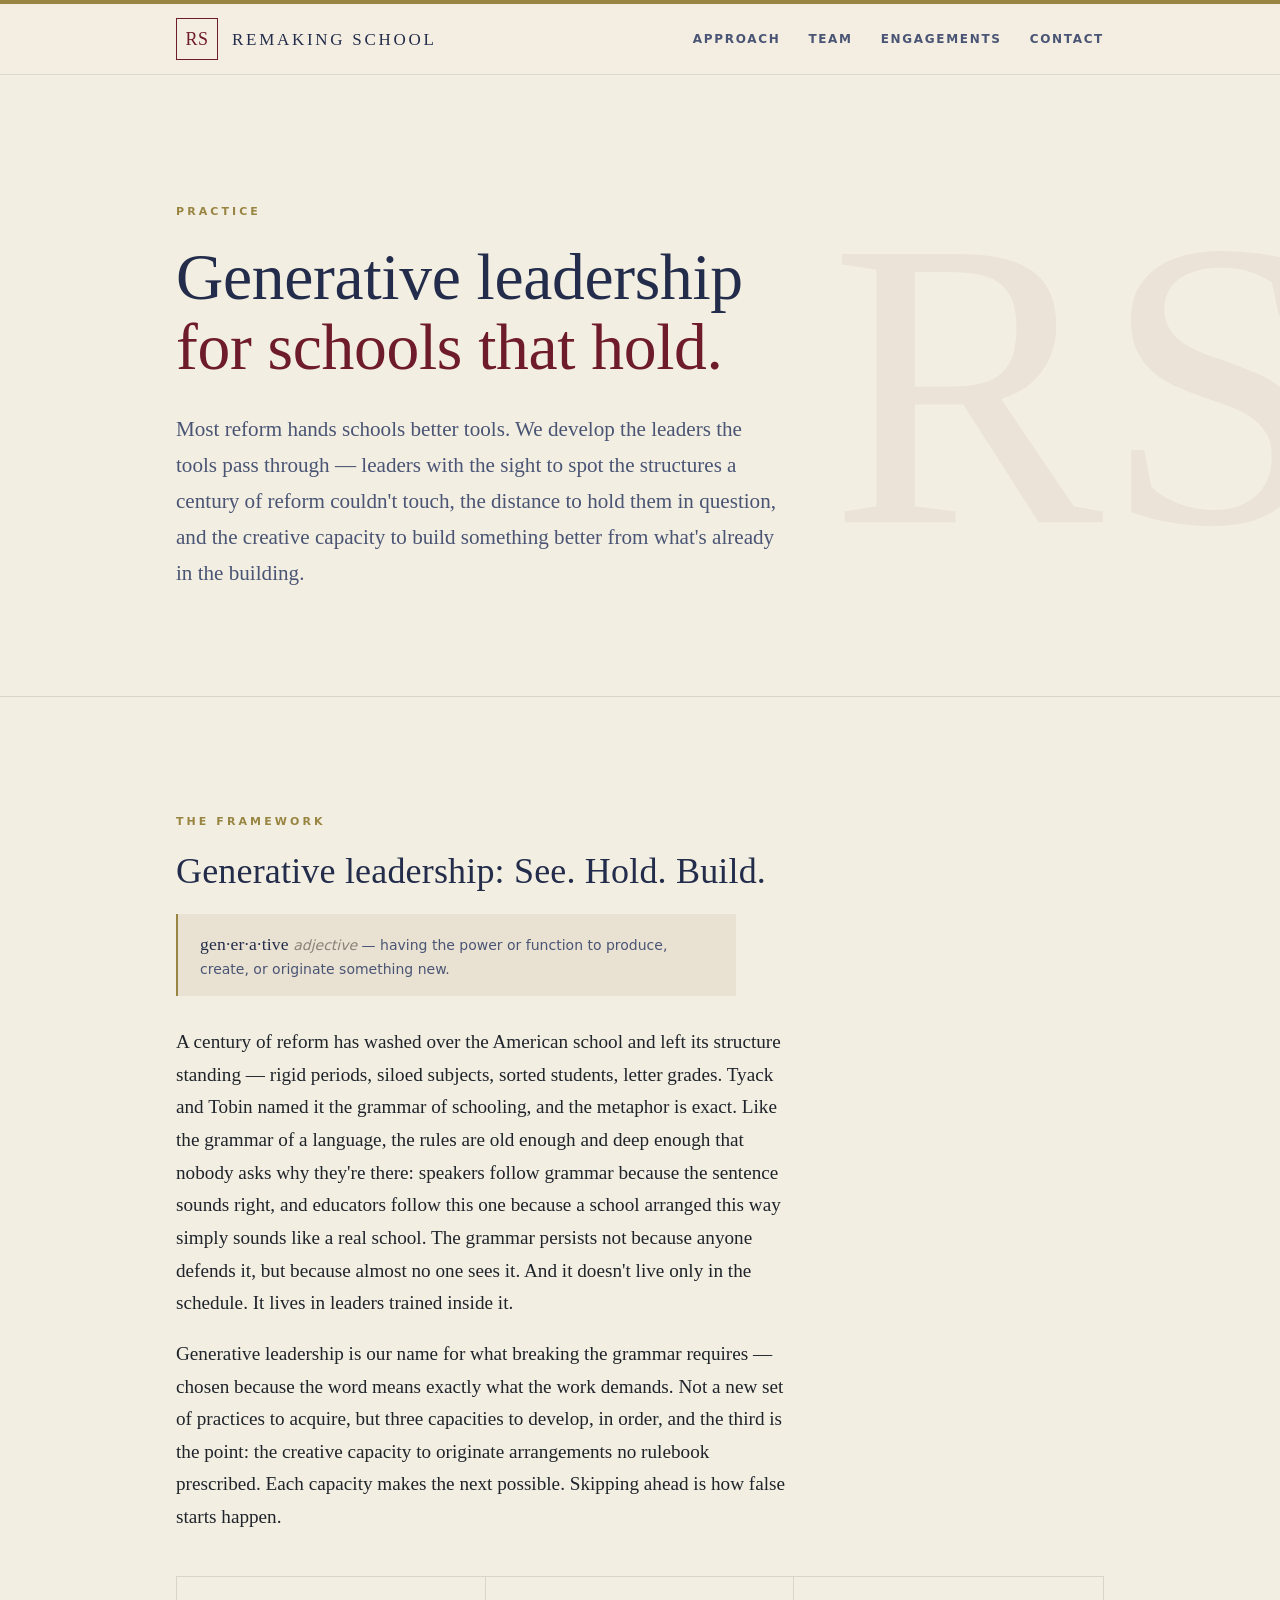
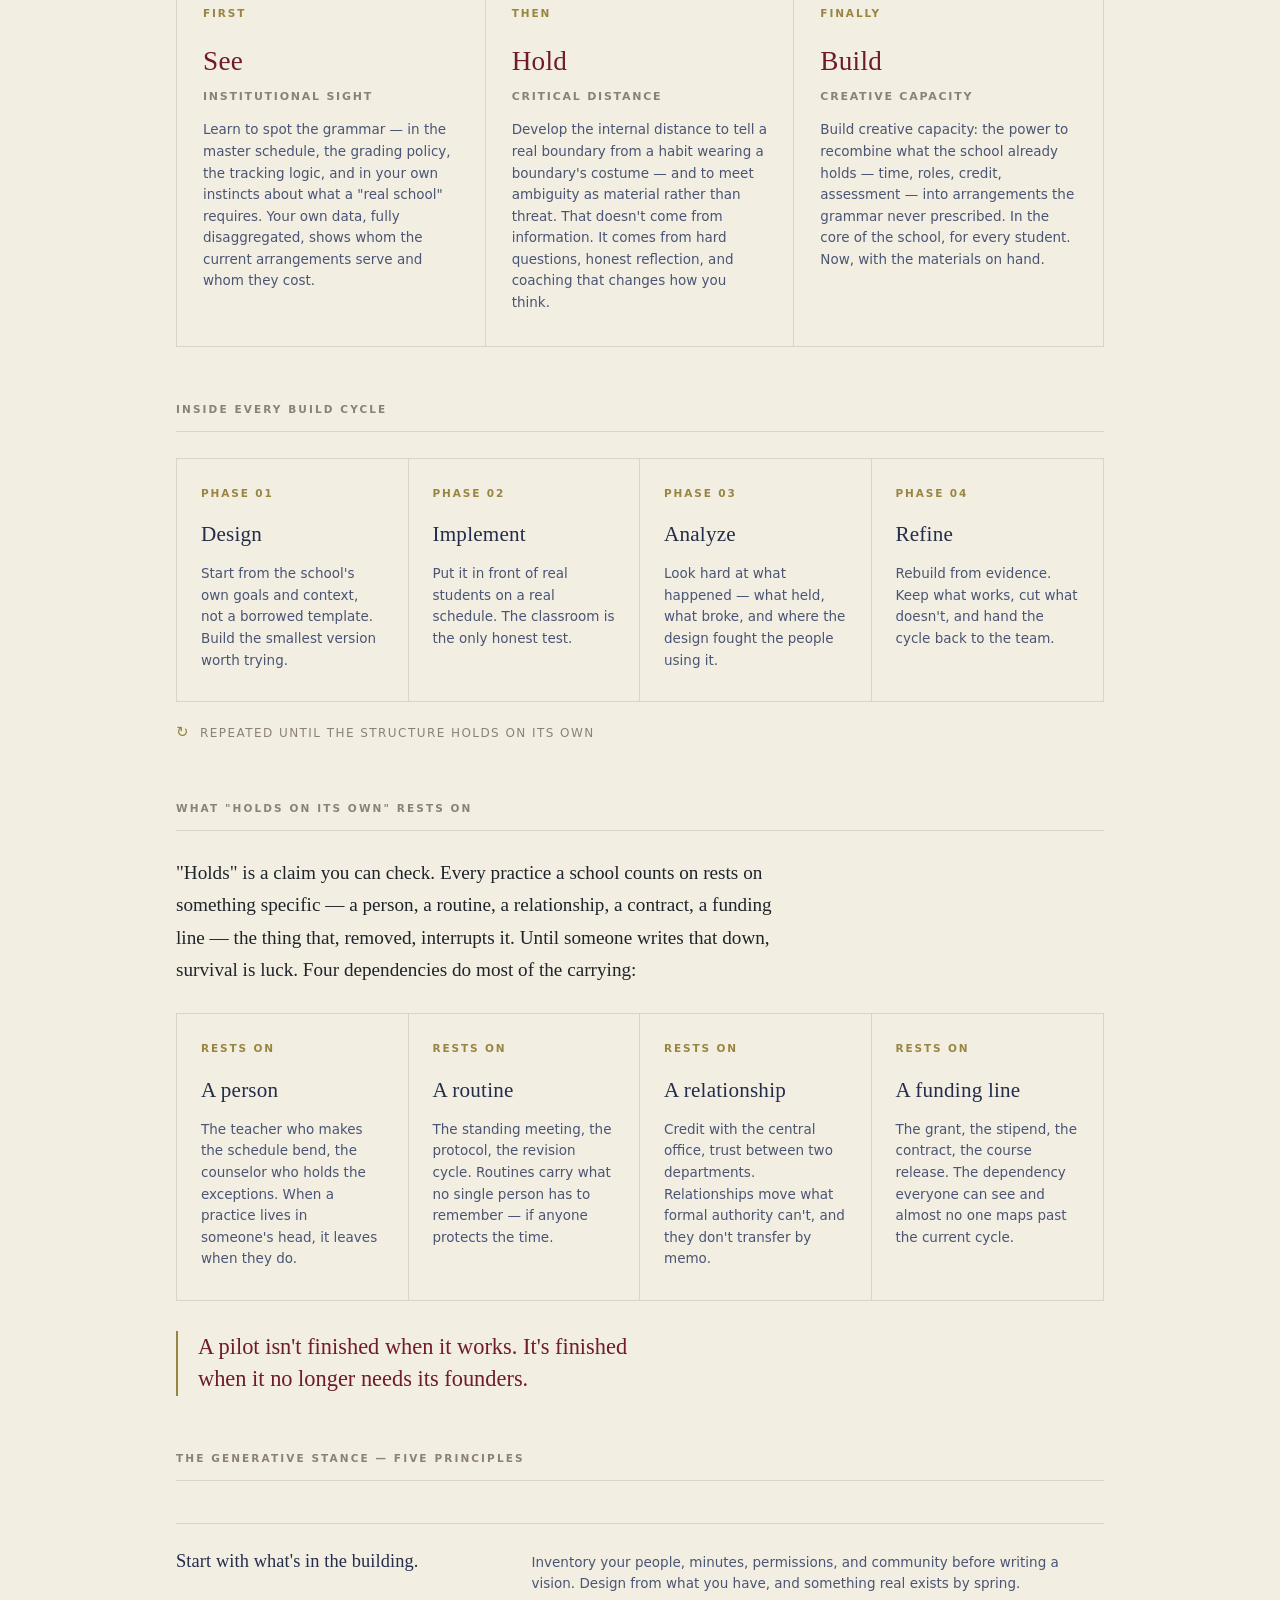
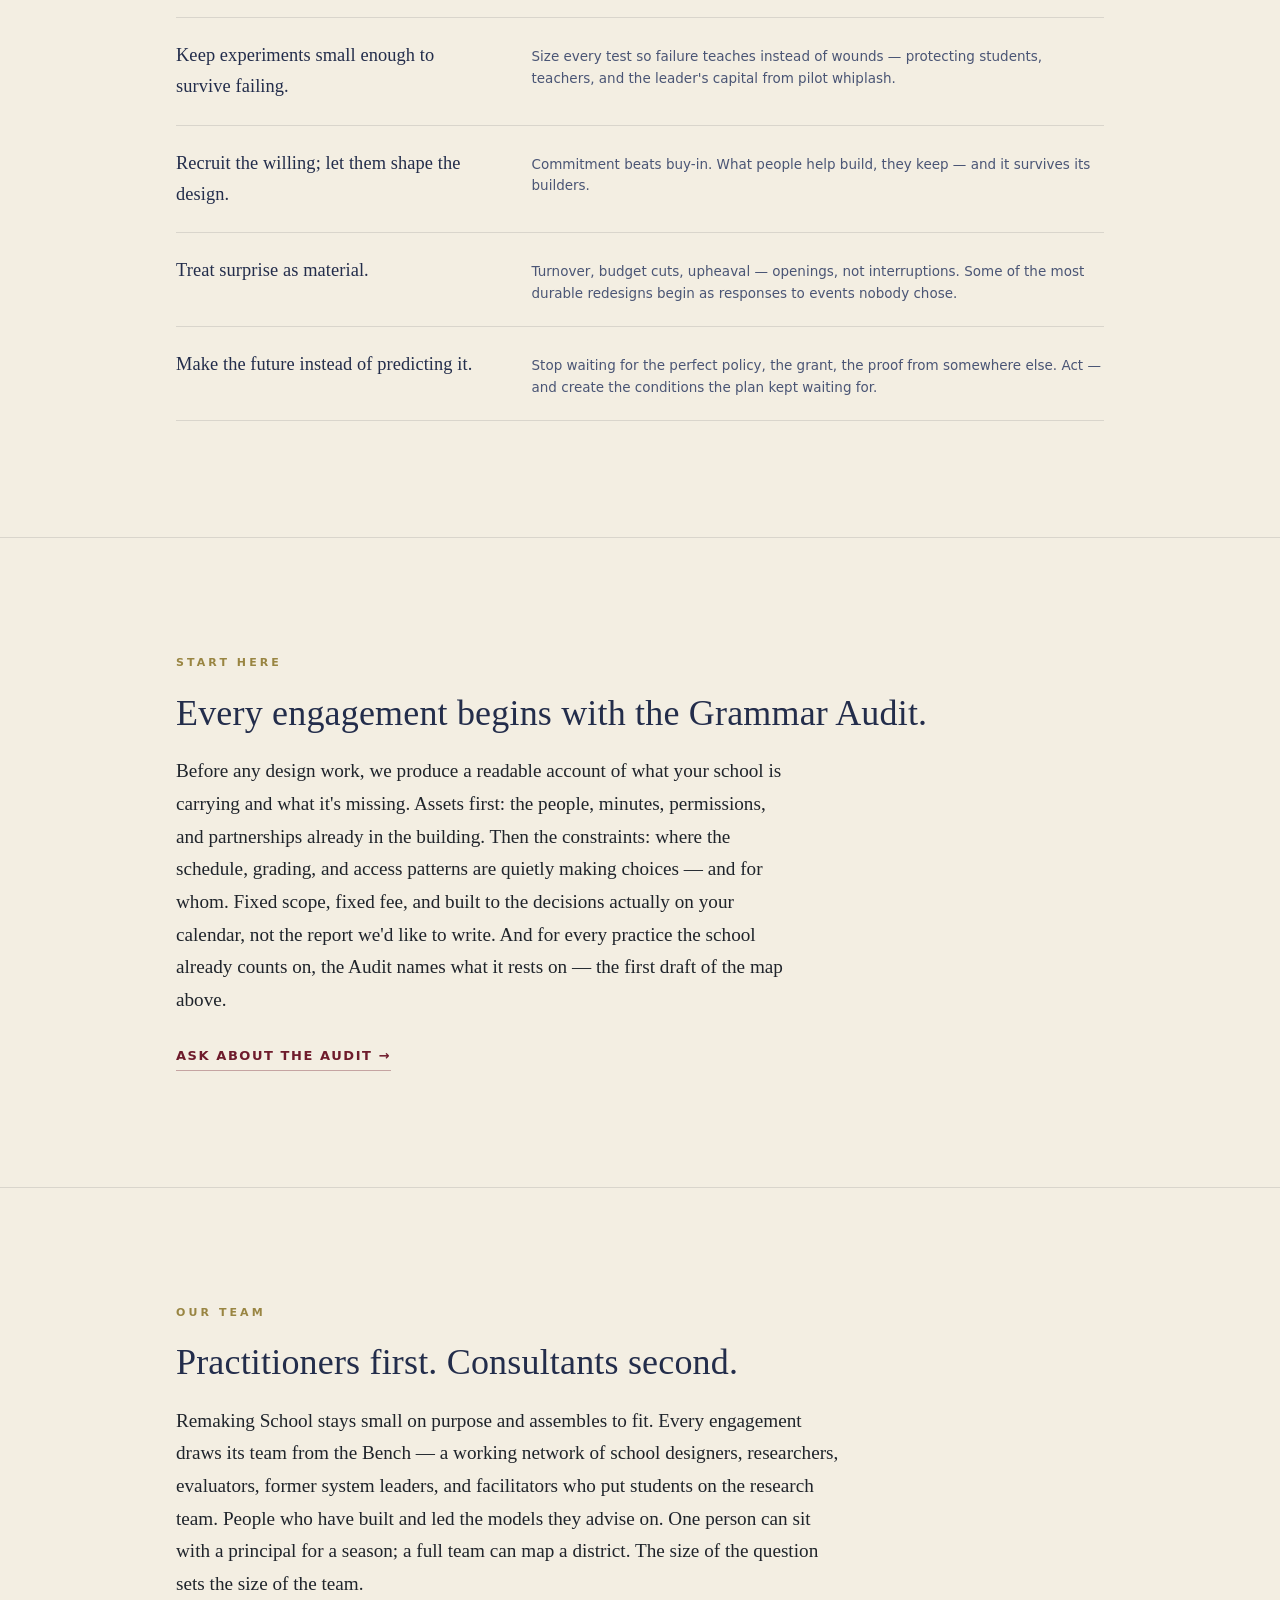
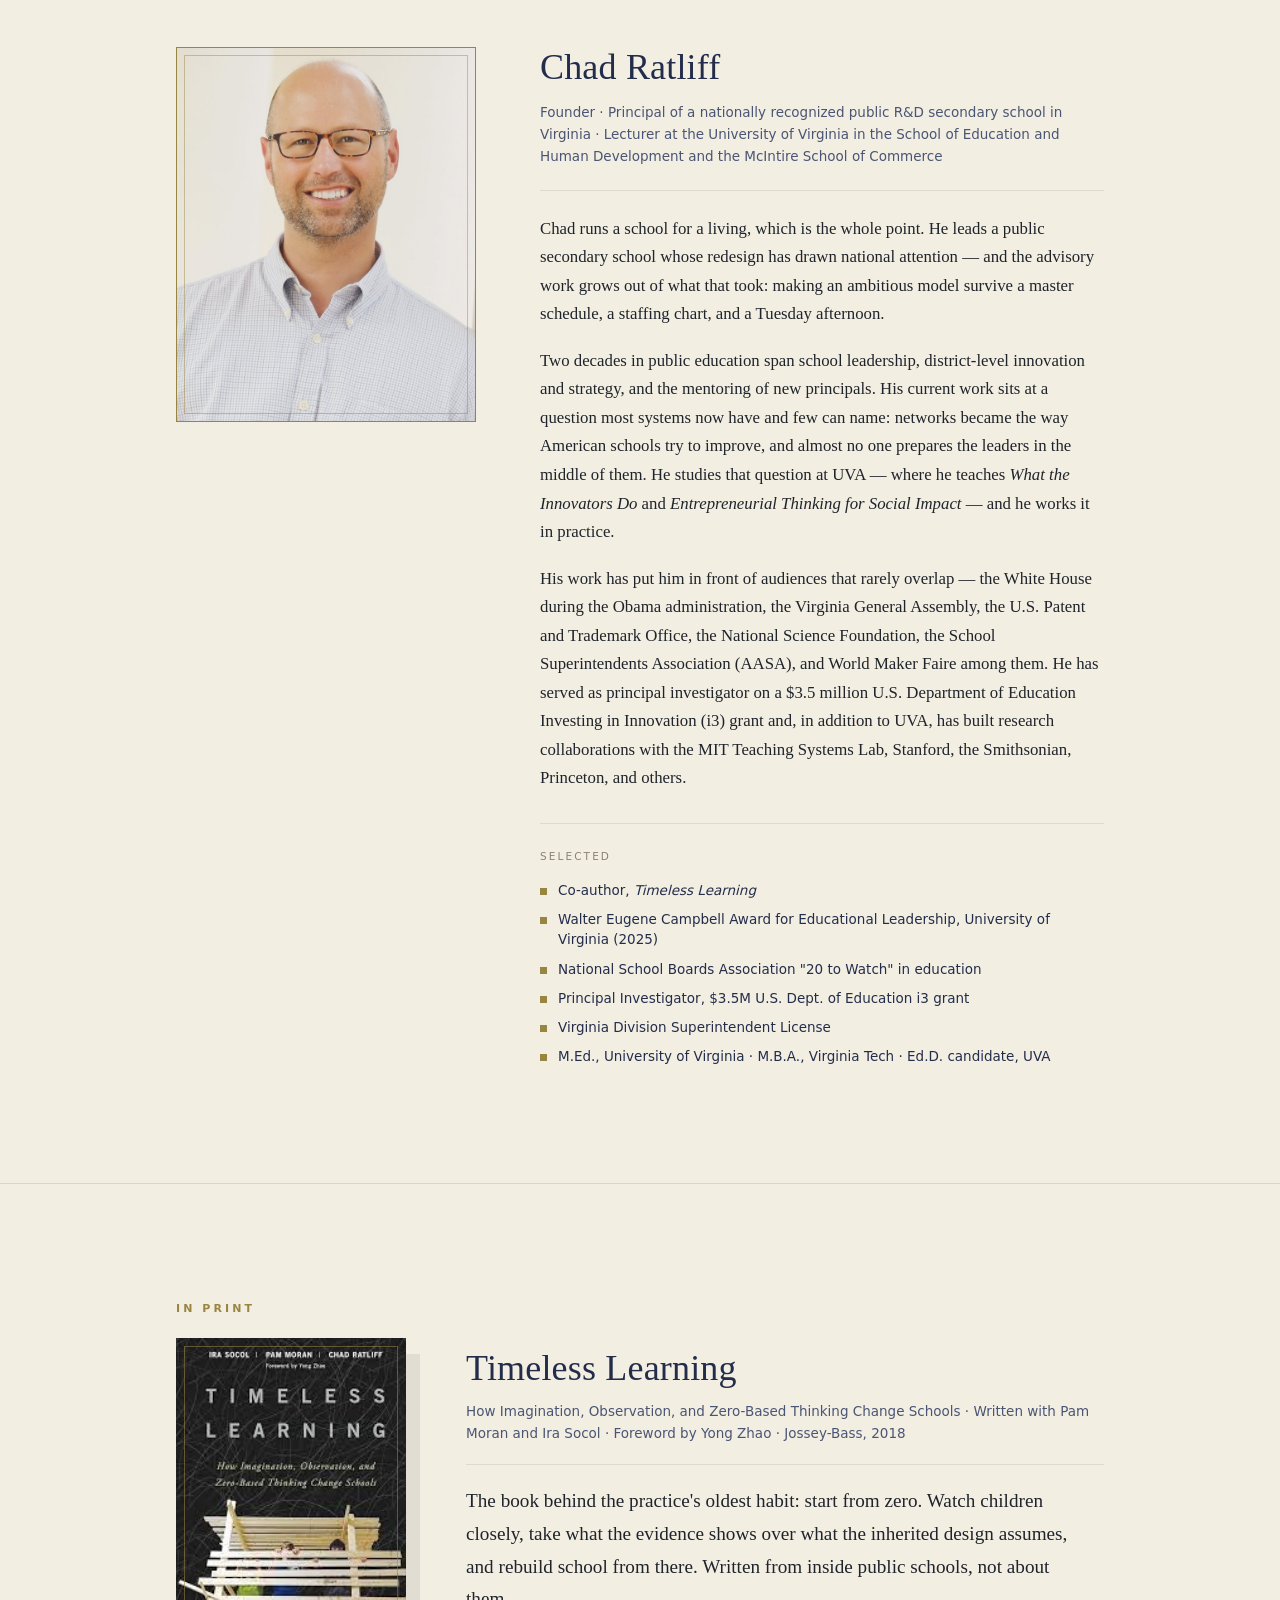
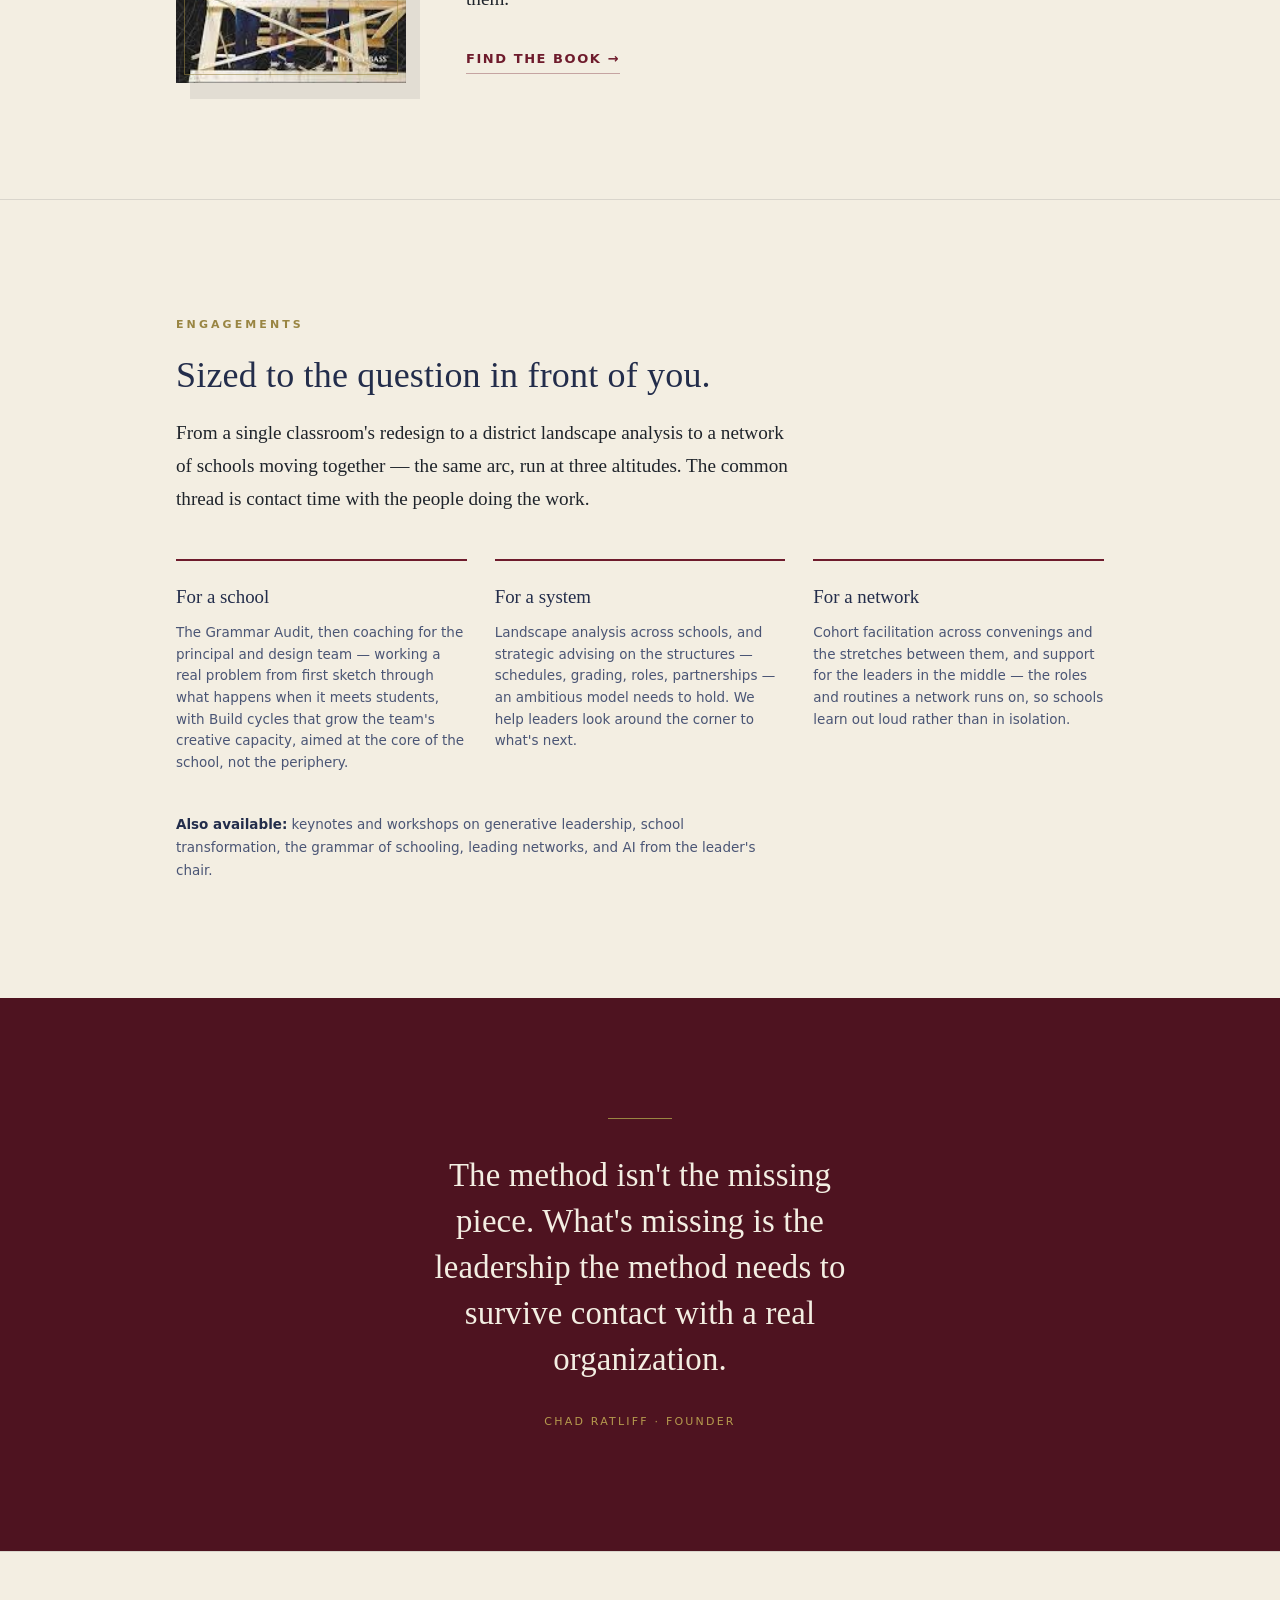
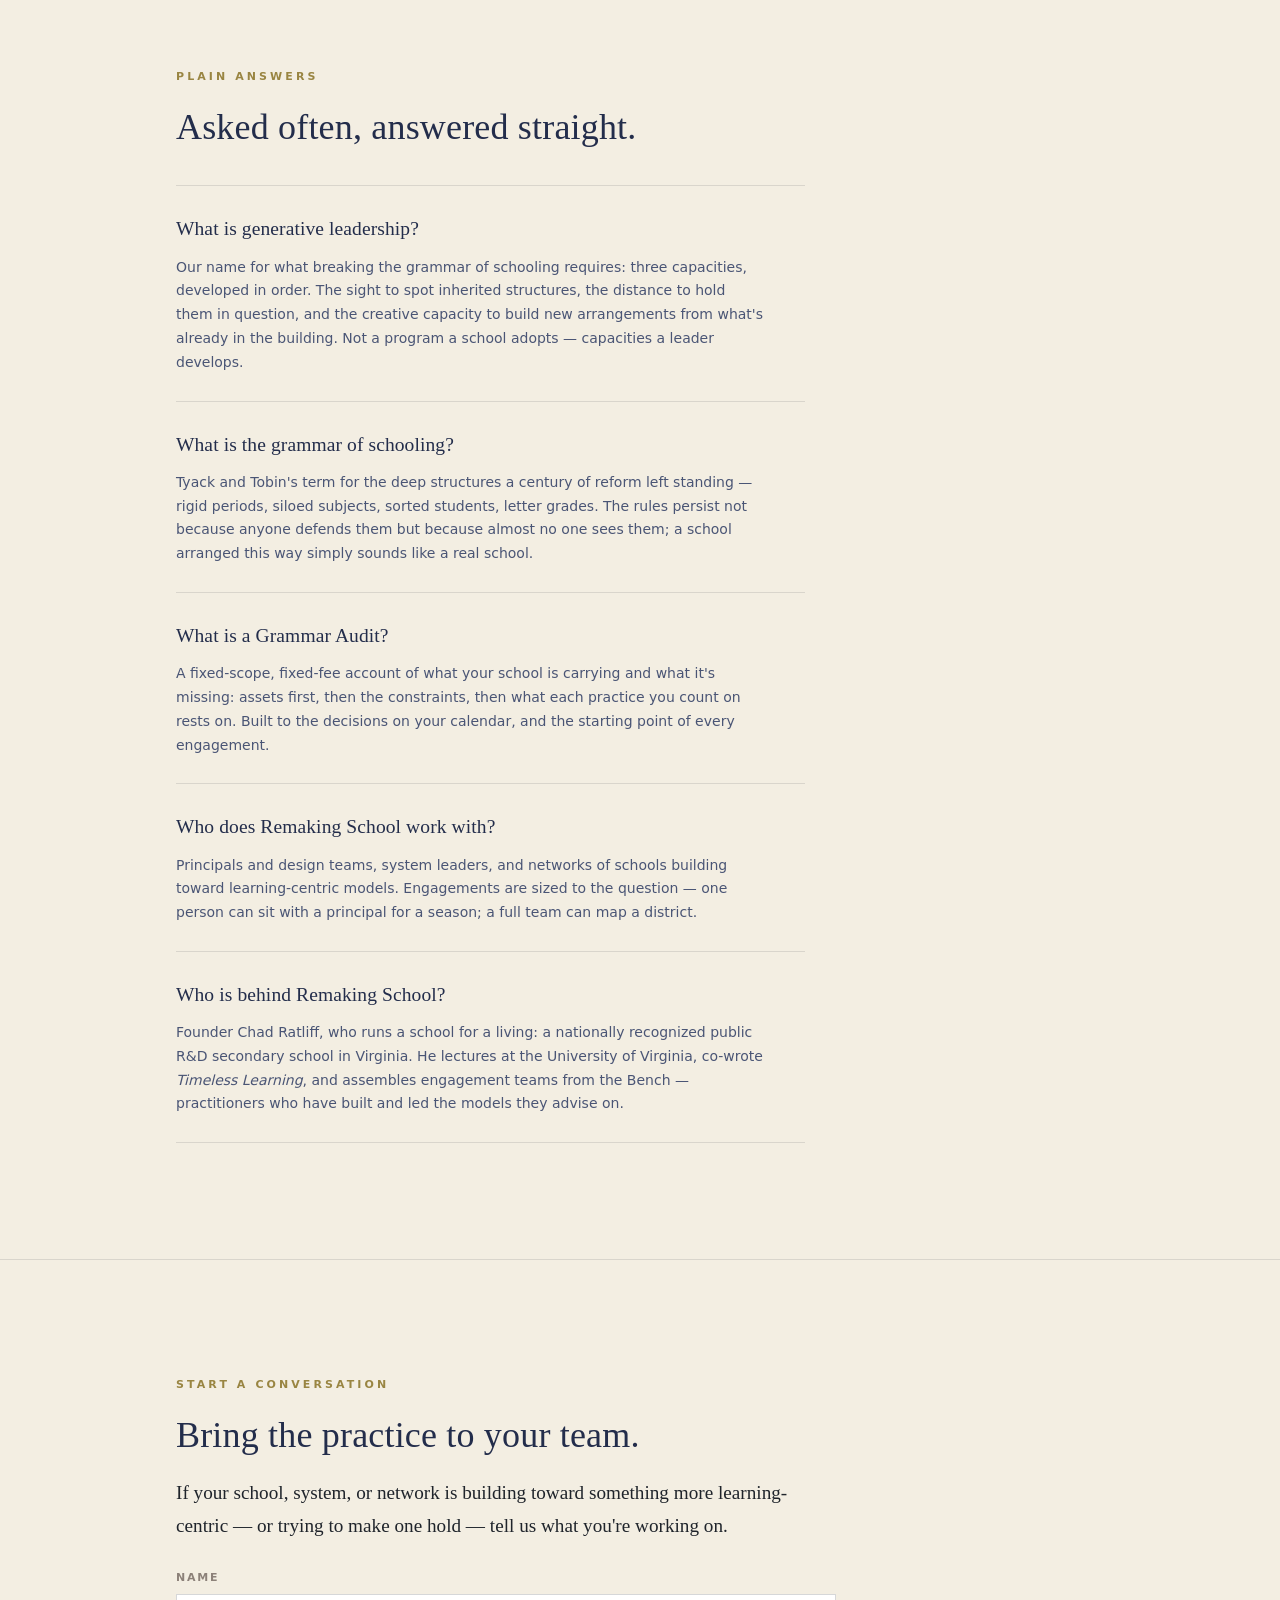
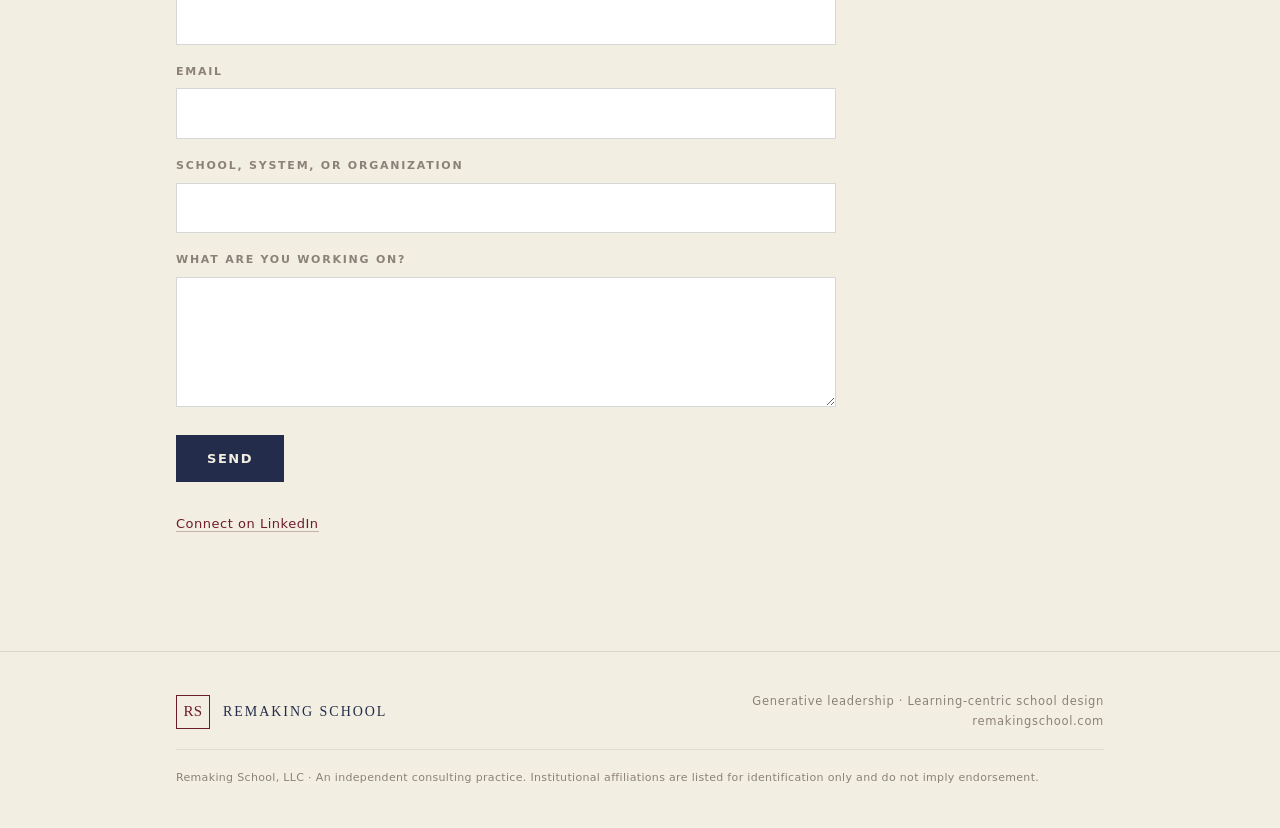
<file: index.html>
<!DOCTYPE html>
<html lang="en">
<head>
<meta charset="UTF-8">
<meta name="viewport" content="width=device-width, initial-scale=1.0">
<title>Remaking School — Generative Leadership for Schools That Hold</title>

<meta name="description" content="Remaking School is a generative leadership practice: school redesign consulting, executive coaching for principals and system leaders, and facilitation for networks of schools. Founded by Chad Ratliff, a sitting school leader.">

<link rel="canonical" href="https://remakingschool.com/">
<meta property="og:type" content="website">
<meta property="og:url" content="https://remakingschool.com/">
<meta property="og:title" content="Remaking School — Generative Leadership for Schools That Hold">
<meta property="og:description" content="A generative leadership practice: school redesign consulting, executive coaching for school and system leaders, and facilitation for networks of schools. Founded by Chad Ratliff.">
<meta property="og:image" content="https://remakingschool.com/chad-ratliff.jpg">
<meta name="twitter:card" content="summary">

<script type="application/ld+json">
{
  "@context": "https://schema.org",
  "@graph": [
    {
      "@type": "ProfessionalService",
      "@id": "https://remakingschool.com/#org",
      "name": "Remaking School, LLC",
      "alternateName": "Remaking School",
      "url": "https://remakingschool.com/",
      "description": "A generative leadership practice: school redesign consulting, executive coaching for principals and system leaders, and facilitation for networks of schools building learning-centric models.",
      "founder": { "@id": "https://remakingschool.com/#chad-ratliff" },
      "areaServed": "United States",
      "knowsAbout": ["school redesign", "generative leadership", "grammar of schooling", "learning-centric school design", "leadership coaching", "networked improvement communities", "cohort facilitation"],
      "sameAs": ["https://www.linkedin.com/in/chadsratliff/"]
    },
    {
      "@type": "Person",
      "@id": "https://remakingschool.com/#chad-ratliff",
      "name": "Chad Ratliff",
      "jobTitle": "Founder, Remaking School",
      "description": "Founder of Remaking School. Leads a nationally recognized public R&D secondary school in Virginia; Lecturer at the University of Virginia; co-author of Timeless Learning.",
      "worksFor": { "@id": "https://remakingschool.com/#org" },
      "affiliation": { "@type": "CollegeOrUniversity", "name": "University of Virginia" },
      "alumniOf": [
        { "@type": "CollegeOrUniversity", "name": "University of Virginia" },
        { "@type": "CollegeOrUniversity", "name": "Virginia Tech" }
      ],
      "sameAs": ["https://www.linkedin.com/in/chadsratliff/"]
    },
    {
      "@type": "Book",
      "@id": "https://remakingschool.com/#timeless-learning",
      "name": "Timeless Learning: How Imagination, Observation, and Zero-Based Thinking Change Schools",
      "author": [
        { "@type": "Person", "name": "Ira Socol" },
        { "@type": "Person", "name": "Pam Moran" },
        { "@id": "https://remakingschool.com/#chad-ratliff" }
      ],
      "publisher": { "@type": "Organization", "name": "Jossey-Bass" },
      "contributor": { "@type": "Person", "name": "Yong Zhao" },
      "datePublished": "2018",
      "inLanguage": "en"
    },
    {
      "@type": "FAQPage",
      "mainEntity": [
        {
          "@type": "Question",
          "name": "What is generative leadership?",
          "acceptedAnswer": { "@type": "Answer", "text": "Our name for what breaking the grammar of schooling requires: three capacities, developed in order. The sight to spot inherited structures, the distance to hold them in question, and the creative capacity to build new arrangements from what's already in the building. Not a program a school adopts — capacities a leader develops." }
        },
        {
          "@type": "Question",
          "name": "What is the grammar of schooling?",
          "acceptedAnswer": { "@type": "Answer", "text": "Tyack and Tobin's term for the deep structures a century of reform left standing — rigid periods, siloed subjects, sorted students, letter grades. The rules persist not because anyone defends them but because almost no one sees them; a school arranged this way simply sounds like a real school." }
        },
        {
          "@type": "Question",
          "name": "What is a Grammar Audit?",
          "acceptedAnswer": { "@type": "Answer", "text": "A fixed-scope, fixed-fee account of what your school is carrying and what it's missing: assets first, then the constraints, then what each practice you count on rests on. Built to the decisions on your calendar, and the starting point of every engagement." }
        },
        {
          "@type": "Question",
          "name": "Who does Remaking School work with?",
          "acceptedAnswer": { "@type": "Answer", "text": "Principals and design teams, system leaders, and networks of schools building toward learning-centric models. Engagements are sized to the question — one person can sit with a principal for a season; a full team can map a district." }
        },
        {
          "@type": "Question",
          "name": "Who is behind Remaking School?",
          "acceptedAnswer": { "@type": "Answer", "text": "Founder Chad Ratliff, who runs a school for a living: a nationally recognized public R&D secondary school in Virginia. He lectures at the University of Virginia, co-wrote Timeless Learning, and assembles engagement teams from the Bench — practitioners who have built and led the models they advise on." }
        }
      ]
    }
  ]
}
</script>

<style>
/* ════════════════════════════════════════════════════════════════
   REMAKING SCHOOL — STYLES (mockup v3)
   Base copy transcribed from the live site (fetched 4 Aug 2026).
   Brand tokens unchanged. New components: dependency grid, FAQ,
   form styling to match the live contact form.
   ════════════════════════════════════════════════════════════════ */

/* ▼▼▼  BRAND TOKENS  ▼▼▼ */
:root{
  --maroon:#6E1B2C;
  --maroon-900:#4E1320;
  --maroon-500:#8C2A3C;
  --maroon-wash:#F0E2E3;
  --navy:#232D4B;
  --navy-900:#161D33;
  --navy-400:#4A5575;
  --navy-mist:#C8CBD2;
  --parchment:#F3EEE2;
  --parchment-deep:#E9E2D2;
  --ink:#1F242B;
  --gold:#998542;
  --gold-bright:#B59A4E;
  --boxwood:#5F6E54;
  --mortar:#8C8179;
  --slate:#8996A0;
  --serif:"Hoefler Text",Georgia,"Garamond","Times New Roman",serif;
  --sans:-apple-system,BlinkMacSystemFont,"Segoe UI",system-ui,sans-serif;
  --maxw:1040px;
  --pad-x:clamp(22px,6vw,56px);
  --pad-y:clamp(60px,10vw,116px);
}
/* ▲▲▲  END BRAND TOKENS  ▲▲▲ */

*{box-sizing:border-box;}
html{-webkit-font-smoothing:antialiased;scroll-behavior:smooth;}
body{margin:0;background:var(--parchment);color:var(--ink);font-family:var(--serif);line-height:1.7;font-size:17px;}
a{color:inherit;}

.eyebrow{font-family:var(--sans);font-size:11px;letter-spacing:.28em;text-transform:uppercase;color:var(--gold);font-weight:600;margin:0 0 20px;}
.section-head{font-weight:500;font-size:clamp(1.6rem,3.4vw,2.25rem);line-height:1.12;letter-spacing:.005em;margin:0 0 22px;color:var(--navy);}
.lede{font-size:clamp(1.06rem,1.7vw,1.2rem);color:var(--ink);max-width:64ch;margin:0 0 18px;}
p{margin:0 0 18px;}
p:last-child{margin-bottom:0;}
.wrap{max-width:var(--maxw);margin:0 auto;padding-left:var(--pad-x);padding-right:var(--pad-x);}

/* ---------- header ---------- */
.topbar{height:4px;background:var(--gold);}
.site-header{position:sticky;top:0;z-index:50;background:rgba(243,238,226,.92);backdrop-filter:saturate(140%) blur(6px);border-bottom:1px solid rgba(31,36,43,.10);}
.header-inner{max-width:var(--maxw);margin:0 auto;padding:14px var(--pad-x);display:flex;align-items:center;justify-content:space-between;gap:20px;}
.brand{display:flex;align-items:center;gap:14px;text-decoration:none;}
.mono{width:42px;height:42px;flex:none;border:1.3px solid var(--maroon);display:flex;align-items:center;justify-content:center;font-family:var(--serif);font-size:18px;font-weight:500;letter-spacing:.03em;color:var(--maroon);}
.brand-name{font-family:var(--serif);font-size:17px;font-weight:500;letter-spacing:.16em;text-transform:uppercase;color:var(--navy);line-height:1;}
.nav{display:flex;gap:28px;align-items:center;}
.nav a{font-family:var(--sans);font-size:12px;letter-spacing:.14em;text-transform:uppercase;color:var(--navy-400);text-decoration:none;font-weight:600;padding:6px 0;position:relative;transition:color .2s ease;}
.nav a::after{content:"";position:absolute;left:0;right:100%;bottom:0;height:1px;background:var(--gold);transition:right .25s ease;}
.nav a:hover{color:var(--navy);}
.nav a:hover::after{right:0;}
.nav a:focus-visible{outline:2px solid var(--gold);outline-offset:4px;}

/* ---------- hero ---------- */
.hero{position:relative;overflow:hidden;}
.hero .wrap{padding-top:clamp(64px,11vw,128px);padding-bottom:clamp(56px,9vw,104px);position:relative;z-index:2;}
.hero-headline{font-weight:500;font-size:clamp(2.3rem,6vw,4.1rem);line-height:1.07;letter-spacing:-.005em;color:var(--navy);margin:0 0 30px;max-width:20ch;}
.hero-headline em{font-style:normal;color:var(--maroon);}
.hero-sub{font-size:clamp(1.1rem,1.9vw,1.32rem);color:var(--navy-400);max-width:58ch;margin:0;}
.watermark{position:absolute;right:-4%;top:50%;transform:translateY(-50%);font-family:var(--serif);font-weight:500;font-size:clamp(18rem,32vw,30rem);line-height:1;color:var(--maroon);opacity:.05;z-index:1;pointer-events:none;user-select:none;}

/* ---------- sections ---------- */
.section{padding-top:var(--pad-y);padding-bottom:var(--pad-y);}
.section--line{border-top:1px solid rgba(31,36,43,.12);}

/* ---------- definition block ---------- */
.definition{background:var(--parchment-deep);border-left:2px solid var(--gold);padding:16px 22px;max-width:560px;margin:0 0 30px;font-family:var(--sans);font-size:14px;line-height:1.6;color:var(--navy-400);}
.definition strong{font-family:var(--serif);font-size:1.1rem;color:var(--navy);font-weight:500;letter-spacing:.01em;}
.definition em{font-style:italic;color:var(--mortar);}

/* ---------- capacity cards (See / Hold / Build) ---------- */
.frame-grid{display:grid;grid-template-columns:repeat(3,1fr);gap:0;margin-top:42px;border:1px solid rgba(31,36,43,.12);}
.cap{padding:28px 26px 32px;border-right:1px solid rgba(31,36,43,.12);}
.cap:last-child{border-right:0;}
.cap .ord{font-family:var(--sans);font-size:10.5px;letter-spacing:.18em;color:var(--gold);font-weight:700;margin:0 0 16px;text-transform:uppercase;}
.cap h3{font-family:var(--serif);font-weight:500;font-size:1.7rem;color:var(--maroon);margin:0 0 4px;letter-spacing:.01em;}
.cap .sub{font-family:var(--sans);font-size:11px;letter-spacing:.16em;text-transform:uppercase;color:var(--mortar);margin:0 0 14px;font-weight:600;}
.cap p{font-family:var(--sans);font-size:13.5px;line-height:1.6;color:var(--navy-400);margin:0;}

/* ---------- build cycle ---------- */
.cycle-label{font-family:var(--sans);font-size:10.5px;letter-spacing:.2em;text-transform:uppercase;color:var(--mortar);font-weight:600;margin:54px 0 0;padding-bottom:12px;border-bottom:1px solid rgba(31,36,43,.12);}
.cycle{display:grid;grid-template-columns:repeat(4,1fr);gap:0;margin-top:26px;border:1px solid rgba(31,36,43,.12);}
.phase{padding:26px 24px 30px;border-right:1px solid rgba(31,36,43,.12);}
.phase:last-child{border-right:0;}
.phase .ord{font-family:var(--sans);font-size:10.5px;letter-spacing:.18em;color:var(--gold);font-weight:700;margin:0 0 16px;text-transform:uppercase;}
.phase h4{font-family:var(--serif);font-weight:500;font-size:1.32rem;color:var(--navy);margin:0 0 10px;letter-spacing:.01em;}
.phase p{font-family:var(--sans);font-size:13.5px;line-height:1.6;color:var(--navy-400);margin:0;}
.cycle-foot{font-family:var(--sans);font-size:12px;letter-spacing:.12em;text-transform:uppercase;color:var(--mortar);margin:18px 0 0;display:flex;align-items:center;gap:10px;}
.cycle-foot .arrow{color:var(--gold);font-size:15px;}

/* ---------- dependency grid ---------- */
.depgrid{display:grid;grid-template-columns:repeat(4,1fr);gap:0;margin-top:26px;border:1px solid rgba(31,36,43,.12);}
.dep{padding:26px 24px 30px;border-right:1px solid rgba(31,36,43,.12);}
.dep:last-child{border-right:0;}
.dep .ord{font-family:var(--sans);font-size:10.5px;letter-spacing:.18em;color:var(--gold);font-weight:700;margin:0 0 16px;text-transform:uppercase;}
.dep h4{font-family:var(--serif);font-weight:500;font-size:1.32rem;color:var(--navy);margin:0 0 10px;letter-spacing:.01em;}
.dep p{font-family:var(--sans);font-size:13.5px;line-height:1.6;color:var(--navy-400);margin:0;}
.dep-aphorism{font-family:var(--serif);font-weight:500;font-size:clamp(1.15rem,2vw,1.4rem);line-height:1.45;color:var(--maroon);max-width:44ch;margin:30px 0 0;padding-left:20px;border-left:2px solid var(--gold);}

/* ---------- five principles ---------- */
.principles{margin-top:42px;border-top:1px solid rgba(31,36,43,.12);}
.principle{padding:22px 0;border-bottom:1px solid rgba(31,36,43,.12);display:grid;grid-template-columns:minmax(220px,34%) 1fr;gap:10px 40px;align-items:baseline;}
.principle h4{font-family:var(--serif);font-weight:500;font-size:1.15rem;color:var(--navy);margin:0;letter-spacing:.005em;}
.principle p{font-family:var(--sans);font-size:13.5px;line-height:1.6;color:var(--navy-400);margin:0;}

/* ---------- audit CTA ---------- */
.audit-link{display:inline-block;margin-top:10px;font-family:var(--sans);font-size:13px;letter-spacing:.12em;text-transform:uppercase;font-weight:600;color:var(--maroon);text-decoration:none;border-bottom:1px solid rgba(110,27,44,.35);padding-bottom:3px;}
.audit-link:hover{border-bottom-color:var(--maroon);}
.audit-link:focus-visible{outline:2px solid var(--gold);outline-offset:4px;}

/* ---------- team / founder ---------- */
.bench-lede{max-width:70ch;}
.founder-grid{display:grid;grid-template-columns:300px 1fr;gap:clamp(32px,5vw,64px);align-items:start;margin-top:46px;}
.portrait{border:1px solid var(--gold);background:var(--parchment-deep);aspect-ratio:4/5;position:relative;overflow:hidden;}
.portrait img{position:absolute;inset:0;width:100%;height:100%;object-fit:cover;display:block;}
.portrait::after{content:"";position:absolute;inset:7px;border:1px solid rgba(153,133,66,.45);pointer-events:none;}
.founder-role{font-family:var(--sans);font-size:13.5px;line-height:1.65;color:var(--navy-400);margin:0 0 24px;padding-bottom:22px;border-bottom:1px solid rgba(31,36,43,.10);}
.founder-body p{font-size:1.05rem;}
.honors{margin-top:30px;padding-top:24px;border-top:1px solid rgba(31,36,43,.10);}
.honors .hlabel{font-family:var(--sans);font-size:10.5px;letter-spacing:.2em;text-transform:uppercase;color:var(--mortar);margin:0 0 14px;}
.honors ul{list-style:none;margin:0;padding:0;display:grid;gap:9px;}
.honors li{font-family:var(--sans);font-size:13.5px;line-height:1.5;color:var(--navy);padding-left:18px;position:relative;}
.honors li::before{content:"";position:absolute;left:0;top:8px;width:7px;height:7px;background:var(--gold);}

/* ---------- book band ---------- */
.bookband{display:grid;grid-template-columns:230px 1fr;gap:clamp(32px,5vw,60px);align-items:center;margin-top:8px;}
.bookjacket{position:relative;width:230px;aspect-ratio:2/3;background:var(--navy);box-shadow:14px 16px 0 rgba(31,36,43,.08);}
.bookjacket::after{content:"";position:absolute;inset:8px;border:1px solid rgba(153,133,66,.55);pointer-events:none;z-index:2;}
.bookjacket img{position:absolute;inset:0;width:100%;height:100%;object-fit:cover;display:block;z-index:1;}
.jacket-typeset{position:absolute;inset:0;display:flex;flex-direction:column;justify-content:space-between;padding:26px 22px;z-index:0;}
.jacket-typeset .jt-top{font-family:var(--sans);font-size:9px;letter-spacing:.22em;text-transform:uppercase;color:var(--navy-mist);margin:0;text-align:center;}
.jacket-typeset .jt-title{font-family:var(--serif);font-weight:500;font-size:2rem;line-height:1.08;color:var(--parchment);letter-spacing:.01em;margin:0;text-align:center;}
.jacket-typeset .jt-sub{font-family:var(--sans);font-size:10.5px;line-height:1.55;color:var(--navy-mist);margin:0;text-align:center;}
.jacket-typeset .jt-pub{font-family:var(--sans);font-size:9px;letter-spacing:.24em;text-transform:uppercase;color:var(--gold-bright);margin:0;text-align:center;}
.book-copy .book-sub{font-family:var(--sans);font-size:13.5px;line-height:1.65;color:var(--navy-400);margin:0 0 20px;padding-bottom:20px;border-bottom:1px solid rgba(31,36,43,.10);}
.book-copy .lede{margin-bottom:22px;}
@media (max-width:860px){
  .bookband{grid-template-columns:1fr;}
  .bookjacket{width:200px;}
}

/* ---------- engagements ---------- */
.engage-grid{display:grid;grid-template-columns:repeat(3,1fr);gap:28px;margin-top:44px;}
.eng-card{border-top:2px solid var(--maroon);padding:20px 0 0;}
.eng-card h3{font-family:var(--serif);font-weight:500;font-size:1.18rem;color:var(--navy);margin:0 0 9px;}
.eng-card p{font-family:var(--sans);font-size:13.5px;line-height:1.6;color:var(--navy-400);margin:0;}
.also{font-family:var(--sans);font-size:13.5px;line-height:1.7;color:var(--navy-400);margin:40px 0 0;max-width:70ch;}
.also strong{color:var(--navy);}

/* ---------- quote band ---------- */
.band{background:var(--maroon-900);color:var(--parchment);}
.band .wrap{padding-top:clamp(72px,10vw,120px);padding-bottom:clamp(72px,10vw,120px);text-align:center;}
.band .qrule{width:64px;height:1px;background:var(--gold);margin:0 auto 34px;opacity:.9;}
.band blockquote{margin:0;font-family:var(--serif);font-weight:500;font-size:clamp(1.45rem,3.2vw,2.05rem);line-height:1.4;letter-spacing:.005em;max-width:26ch;margin-left:auto;margin-right:auto;}
.band cite{display:block;margin-top:30px;font-family:var(--sans);font-style:normal;font-size:11px;letter-spacing:.2em;text-transform:uppercase;color:var(--gold-bright);}

/* ---------- FAQ ---------- */
.faq{margin-top:38px;border-top:1px solid rgba(31,36,43,.12);max-width:74ch;}
.faq-item{padding:26px 0;border-bottom:1px solid rgba(31,36,43,.12);}
.faq-item h3{font-family:var(--serif);font-weight:500;font-size:1.22rem;color:var(--navy);margin:0 0 10px;letter-spacing:.005em;}
.faq-item p{font-family:var(--sans);font-size:14px;line-height:1.7;color:var(--navy-400);margin:0;max-width:66ch;}

/* ---------- contact form ---------- */
.contact-inner{max-width:660px;}
.form{margin-top:26px;display:grid;gap:18px;}
.field label{display:block;font-family:var(--sans);font-size:11px;letter-spacing:.16em;text-transform:uppercase;color:var(--mortar);font-weight:600;margin:0 0 7px;}
.field input,.field textarea{width:100%;font-family:var(--sans);font-size:15px;color:var(--ink);background:#fff;border:1px solid rgba(31,36,43,.18);padding:13px 14px;line-height:1.5;}
.field textarea{min-height:130px;resize:vertical;}
.form .hp{display:none !important;}
.field input:focus-visible,.field textarea:focus-visible{outline:2px solid var(--gold);outline-offset:2px;}
.btn{display:inline-block;font-family:var(--sans);font-size:13px;letter-spacing:.12em;text-transform:uppercase;font-weight:600;color:var(--parchment);background:var(--navy);text-decoration:none;padding:15px 30px;border:1px solid var(--navy);cursor:pointer;transition:background .2s ease,color .2s ease;}
.btn:hover{background:var(--maroon);border-color:var(--maroon);}
.btn:focus-visible{outline:2px solid var(--gold);outline-offset:4px;}
.contact-meta{font-family:var(--sans);font-size:13px;letter-spacing:.04em;color:var(--navy-400);margin-top:30px;line-height:1.8;}
.contact-meta a{color:var(--maroon);text-decoration:none;border-bottom:1px solid rgba(110,27,44,.3);}
.contact-meta a:hover{border-bottom-color:var(--maroon);}

/* ---------- footer ---------- */
.site-footer{border-top:1px solid rgba(31,36,43,.12);}
.footer-inner{max-width:var(--maxw);margin:0 auto;padding:40px var(--pad-x) 18px;display:flex;align-items:center;justify-content:space-between;gap:20px;flex-wrap:wrap;}
.footer-brand{display:flex;align-items:center;gap:13px;}
.footer-brand .mono{width:34px;height:34px;font-size:15px;}
.footer-brand .fn{font-family:var(--serif);font-size:14px;letter-spacing:.14em;text-transform:uppercase;color:var(--navy);}
.footer-meta{font-family:var(--sans);font-size:11.5px;letter-spacing:.06em;color:var(--mortar);line-height:1.7;text-align:right;}
.colophon{max-width:var(--maxw);margin:0 auto;padding:0 var(--pad-x) 40px;}
.colophon p{font-family:var(--sans);font-size:11px;letter-spacing:.03em;color:var(--mortar);line-height:1.8;border-top:1px solid rgba(31,36,43,.08);padding-top:18px;margin:0;}

/* ---------- reveal ---------- */
.js .reveal{opacity:0;transform:translateY(18px);transition:opacity .7s ease,transform .7s ease;}
.js .reveal.is-visible{opacity:1;transform:none;}

/* ---------- responsive ---------- */
@media (max-width:860px){
  .founder-grid{grid-template-columns:1fr;}
  .portrait{max-width:280px;}
  .engage-grid{grid-template-columns:1fr;gap:0;}
  .eng-card{border-top:0;border-bottom:1px solid rgba(31,36,43,.12);padding:22px 0;}
  .eng-card:first-child{border-top:2px solid var(--maroon);}
  .frame-grid{grid-template-columns:1fr;}
  .cap{border-right:0;border-bottom:1px solid rgba(31,36,43,.12);}
  .cap:last-child{border-bottom:0;}
  .cycle,.depgrid{grid-template-columns:1fr 1fr;}
  .phase:nth-child(2),.dep:nth-child(2){border-right:0;}
  .phase:nth-child(1),.phase:nth-child(2),.dep:nth-child(1),.dep:nth-child(2){border-bottom:1px solid rgba(31,36,43,.12);}
  .principle{grid-template-columns:1fr;gap:6px;}
}
@media (max-width:600px){
  body{font-size:16px;}
  .nav{display:none;}
  .cycle,.depgrid{grid-template-columns:1fr;}
  .phase,.dep{border-right:0;border-bottom:1px solid rgba(31,36,43,.12);}
  .phase:last-child,.dep:last-child{border-bottom:0;}
  .footer-inner{flex-direction:column;align-items:flex-start;}
  .footer-meta{text-align:left;}
  .watermark{display:none;}
}
@media (prefers-reduced-motion:reduce){
  html{scroll-behavior:auto;}
  .js .reveal{opacity:1;transform:none;transition:none;}
  .nav a::after{transition:none;}
}
</style>
</head>
<body>

  

  

  

  

  <div class="topbar"></div>

  <!-- ═══════════ HEADER ═══════════ -->
  <header class="site-header">
    <div class="header-inner">
      <a class="brand" href="#top" aria-label="Remaking School home">
        <span class="mono" aria-hidden="true">RS</span>
        <span class="brand-name">Remaking School</span>
      </a>
      <nav class="nav" aria-label="Primary">
        <a href="#approach">Approach</a>
        <a href="#team">Team</a>
        <a href="#engagements">Engagements</a>
        <a href="#contact">Contact</a>
      </nav>
    </div>
  </header>

  <main id="top">

    <!-- ═══════════ HERO ═══════════ -->
    <section class="hero">
      <div class="watermark" aria-hidden="true">RS</div>
      <div class="wrap">
        
        <p class="eyebrow reveal">Practice</p>
        <h1 class="hero-headline reveal">Generative leadership <em>for schools that hold.</em></h1>
        <p class="hero-sub reveal">Most reform hands schools better tools. We develop the leaders the tools pass through — leaders with the sight to spot the structures a century of reform couldn't touch, the distance to hold them in question, and the creative capacity to build something better from what's already in the building.</p>
      </div>
    </section>

    <!-- ═══════════ THE FRAMEWORK — See. Hold. Build. ═══════════ -->
    <section class="section section--line" id="approach">
      <div class="wrap">
        <p class="eyebrow reveal">The Framework</p>
        <h2 class="section-head reveal">Generative leadership: See. Hold. Build.</h2>

        <div class="definition reveal"><strong>gen·er·a·tive</strong> <em>adjective</em> — having the power or function to produce, create, or originate something new.</div>

        <p class="lede reveal">A century of reform has washed over the American school and left its structure standing — rigid periods, siloed subjects, sorted students, letter grades. Tyack and Tobin named it the grammar of schooling, and the metaphor is exact. Like the grammar of a language, the rules are old enough and deep enough that nobody asks why they're there: speakers follow grammar because the sentence sounds right, and educators follow this one because a school arranged this way simply sounds like a real school. The grammar persists not because anyone defends it, but because almost no one sees it. And it doesn't live only in the schedule. It lives in leaders trained inside it.</p>

        <p class="lede reveal">Generative leadership is our name for what breaking the grammar requires — chosen because the word means exactly what the work demands. Not a new set of practices to acquire, but three capacities to develop, in order, and the third is the point: the creative capacity to originate arrangements no rulebook prescribed. Each capacity makes the next possible. Skipping ahead is how false starts happen.</p>

        <div class="frame-grid reveal">
          <div class="cap">
            <p class="ord">First</p>
            <h3>See</h3>
            <p class="sub">Institutional sight</p>
            <p>Learn to spot the grammar — in the master schedule, the grading policy, the tracking logic, and in your own instincts about what a "real school" requires. Your own data, fully disaggregated, shows whom the current arrangements serve and whom they cost.</p>
          </div>
          <div class="cap">
            <p class="ord">Then</p>
            <h3>Hold</h3>
            <p class="sub">Critical distance</p>
            <p>Develop the internal distance to tell a real boundary from a habit wearing a boundary's costume — and to meet ambiguity as material rather than threat. That doesn't come from information. It comes from hard questions, honest reflection, and coaching that changes how you think.</p>
          </div>
          <div class="cap">
            <p class="ord">Finally</p>
            <h3>Build</h3>
            <p class="sub">Creative capacity</p>
            <p>Build creative capacity: the power to recombine what the school already holds — time, roles, credit, assessment — into arrangements the grammar never prescribed. In the core of the school, for every student. Now, with the materials on hand.</p>
          </div>
        </div>

        <p class="cycle-label reveal">Inside every Build cycle</p>
        <div class="cycle reveal">
          <div class="phase">
            <p class="ord">Phase 01</p>
            <h4>Design</h4>
            <p>Start from the school's own goals and context, not a borrowed template. Build the smallest version worth trying.</p>
          </div>
          <div class="phase">
            <p class="ord">Phase 02</p>
            <h4>Implement</h4>
            <p>Put it in front of real students on a real schedule. The classroom is the only honest test.</p>
          </div>
          <div class="phase">
            <p class="ord">Phase 03</p>
            <h4>Analyze</h4>
            <p>Look hard at what happened — what held, what broke, and where the design fought the people using it.</p>
          </div>
          <div class="phase">
            <p class="ord">Phase 04</p>
            <h4>Refine</h4>
            <p>Rebuild from evidence. Keep what works, cut what doesn't, and hand the cycle back to the team.</p>
          </div>
        </div>
        <p class="cycle-foot reveal"><span class="arrow" aria-hidden="true">↻</span> Repeated until the structure holds on its own</p>

        
        <p class="cycle-label reveal">What "holds on its own" rests on</p>
        <p class="lede reveal" style="margin-top:26px;">"Holds" is a claim you can check. Every practice a school counts on rests on something specific — a person, a routine, a relationship, a contract, a funding line — the thing that, removed, interrupts it. Until someone writes that down, survival is luck. Four dependencies do most of the carrying:</p>
        <div class="depgrid reveal">
          <div class="dep">
            <p class="ord">Rests on</p>
            <h4>A person</h4>
            <p>The teacher who makes the schedule bend, the counselor who holds the exceptions. When a practice lives in someone's head, it leaves when they do.</p>
          </div>
          <div class="dep">
            <p class="ord">Rests on</p>
            <h4>A routine</h4>
            <p>The standing meeting, the protocol, the revision cycle. Routines carry what no single person has to remember — if anyone protects the time.</p>
          </div>
          <div class="dep">
            <p class="ord">Rests on</p>
            <h4>A relationship</h4>
            <p>Credit with the central office, trust between two departments. Relationships move what formal authority can't, and they don't transfer by memo.</p>
          </div>
          <div class="dep">
            <p class="ord">Rests on</p>
            <h4>A funding line</h4>
            <p>The grant, the stipend, the contract, the course release. The dependency everyone can see and almost no one maps past the current cycle.</p>
          </div>
        </div>
        <p class="dep-aphorism reveal">A pilot isn't finished when it works. It's finished when it no longer needs its founders.</p>
        

        <p class="cycle-label reveal">The generative stance — five principles</p>
        <div class="principles reveal">
          <div class="principle">
            <h4>Start with what's in the building.</h4>
            <p>Inventory your people, minutes, permissions, and community before writing a vision. Design from what you have, and something real exists by spring.</p>
          </div>
          <div class="principle">
            <h4>Keep experiments small enough to survive failing.</h4>
            <p>Size every test so failure teaches instead of wounds — protecting students, teachers, and the leader's capital from pilot whiplash.</p>
          </div>
          <div class="principle">
            <h4>Recruit the willing; let them shape the design.</h4>
            <p>Commitment beats buy-in. What people help build, they keep — and it survives its builders.</p>
          </div>
          <div class="principle">
            <h4>Treat surprise as material.</h4>
            <p>Turnover, budget cuts, upheaval — openings, not interruptions. Some of the most durable redesigns begin as responses to events nobody chose.</p>
          </div>
          <div class="principle">
            <h4>Make the future instead of predicting it.</h4>
            <p>Stop waiting for the perfect policy, the grant, the proof from somewhere else. Act — and create the conditions the plan kept waiting for.</p>
          </div>
        </div>
      </div>
    </section>

    <!-- ═══════════ GRAMMAR AUDIT ═══════════ -->
    <section class="section section--line" id="audit">
      <div class="wrap">
        <p class="eyebrow reveal">Start Here</p>
        <h2 class="section-head reveal">Every engagement begins with the Grammar Audit.</h2>
        
        <p class="lede reveal">Before any design work, we produce a readable account of what your school is carrying and what it's missing. Assets first: the people, minutes, permissions, and partnerships already in the building. Then the constraints: where the schedule, grading, and access patterns are quietly making choices — and for whom. Fixed scope, fixed fee, and built to the decisions actually on your calendar, not the report we'd like to write. And for every practice the school already counts on, the Audit names what it rests on — the first draft of the map above.</p>
        <a class="audit-link reveal" href="#contact">Ask about the Audit →</a>
      </div>
    </section>

    <!-- ═══════════ TEAM — the Bench + founder ═══════════ -->
    <section class="section section--line" id="team">
      <div class="wrap">
        <p class="eyebrow reveal">Our Team</p>
        <h2 class="section-head reveal">Practitioners first. Consultants second.</h2>
        <p class="lede bench-lede reveal">Remaking School stays small on purpose and assembles to fit. Every engagement draws its team from the Bench — a working network of school designers, researchers, evaluators, former system leaders, and facilitators who put students on the research team. People who have built and led the models they advise on. One person can sit with a principal for a season; a full team can map a district. The size of the question sets the size of the team.</p>

        <div class="founder-grid">
          <div class="portrait reveal">
            
            <img src="chad-ratliff.jpg" alt="Chad Ratliff, founder of Remaking School">
          </div>

          <div class="reveal">
            <h2 class="section-head" style="margin-bottom:14px;">Chad Ratliff</h2>
            <p class="founder-role">Founder · Principal of a nationally recognized public R&amp;D secondary school in Virginia · Lecturer at the University of Virginia in the School of Education and Human Development and the McIntire School of Commerce</p>
            <div class="founder-body">
              <p>Chad runs a school for a living, which is the whole point. He leads a public secondary school whose redesign has drawn national attention — and the advisory work grows out of what that took: making an ambitious model survive a master schedule, a staffing chart, and a Tuesday afternoon.</p>
              <p>Two decades in public education span school leadership, district-level innovation and strategy, and the mentoring of new principals. His current work sits at a question most systems now have and few can name: networks became the way American schools try to improve, and almost no one prepares the leaders in the middle of them. He studies that question at UVA — where he teaches <em>What the Innovators Do</em> and <em>Entrepreneurial Thinking for Social Impact</em> — and he works it in practice.</p>
              <p>His work has put him in front of audiences that rarely overlap — the White House during the Obama administration, the Virginia General Assembly, the U.S. Patent and Trademark Office, the National Science Foundation, the School Superintendents Association (AASA), and World Maker Faire among them. He has served as principal investigator on a $3.5 million U.S. Department of Education Investing in Innovation (i3) grant and, in addition to UVA, has built research collaborations with the MIT Teaching Systems Lab, Stanford, the Smithsonian, Princeton, and others.</p>
            </div>
            <div class="honors">
              <p class="hlabel">Selected</p>
              <ul>
                <li>Co-author, <em>Timeless Learning</em></li>
                <li>Walter Eugene Campbell Award for Educational Leadership, University of Virginia (2025)</li>
                <li>National School Boards Association "20 to Watch" in education</li>
                <li>Principal Investigator, $3.5M U.S. Dept. of Education i3 grant</li>
                <li>Virginia Division Superintendent License</li>
                <li>M.Ed., University of Virginia · M.B.A., Virginia Tech · Ed.D. candidate, UVA</li>
              </ul>
            </div>
          </div>
        </div>
      </div>
    </section>

    
    <section class="section section--line" id="book">
      <div class="wrap">
        <p class="eyebrow reveal">In Print</p>
        <div class="bookband">
          <div class="bookjacket reveal">
            <img src="timeless-learning-cover.jpg" alt="Cover of Timeless Learning: How Imagination, Observation, and Zero-Based Thinking Change Schools" onerror="this.remove()">
            <div class="jacket-typeset" aria-hidden="true">
              <p class="jt-top">Socol · Moran · Ratliff</p>
              <p class="jt-title">Timeless<br>Learning</p>
              <p class="jt-sub">How Imagination, Observation, and Zero-Based Thinking Change Schools</p>
              <p class="jt-pub">Jossey-Bass</p>
            </div>
          </div>
          <div class="book-copy reveal">
            <h2 class="section-head" style="margin-bottom:12px;">Timeless Learning</h2>
            <p class="book-sub">How Imagination, Observation, and Zero-Based Thinking Change Schools · Written with Pam Moran and Ira Socol · Foreword by Yong Zhao · Jossey-Bass, 2018</p>
            <p class="lede">The book behind the practice's oldest habit: start from zero. Watch children closely, take what the evidence shows over what the inherited design assumes, and rebuild school from there. Written from inside public schools, not about them.</p>
            <a class="audit-link" href="https://www.amazon.com/dp/1119461693" target="_blank" rel="noopener">Find the book →</a>
          </div>
        </div>
      </div>
    </section>
    

    <!-- ═══════════ ENGAGEMENTS ═══════════ -->
    <section class="section section--line" id="engagements">
      <div class="wrap">
        <p class="eyebrow reveal">Engagements</p>
        <h2 class="section-head reveal">Sized to the question in front of you.</h2>
        <p class="lede reveal">From a single classroom's redesign to a district landscape analysis to a network of schools moving together — the same arc, run at three altitudes. The common thread is contact time with the people doing the work.</p>

        <div class="engage-grid">
          <div class="eng-card reveal">
            <h3>For a school</h3>
            <p>The Grammar Audit, then coaching for the principal and design team — working a real problem from first sketch through what happens when it meets students, with Build cycles that grow the team's creative capacity, aimed at the core of the school, not the periphery.</p>
          </div>
          <div class="eng-card reveal">
            <h3>For a system</h3>
            <p>Landscape analysis across schools, and strategic advising on the structures — schedules, grading, roles, partnerships — an ambitious model needs to hold. We help leaders look around the corner to what's next.</p>
          </div>
          <div class="eng-card reveal">
            <h3>For a network</h3>
            <p>Cohort facilitation across convenings and the stretches between them, and support for the leaders in the middle — the roles and routines a network runs on, so schools learn out loud rather than in isolation.</p>
          </div>
        </div>

        <p class="also reveal"><strong>Also available:</strong> keynotes and workshops on generative leadership, school transformation, the grammar of schooling, leading networks, and AI from the leader's chair.</p>
      </div>
    </section>

    <!-- ═══════════ QUOTE BAND ═══════════ -->
    <section class="band">
      <div class="wrap">
        <div class="qrule reveal" aria-hidden="true"></div>
        <blockquote class="reveal">The method isn't the missing piece. What's missing is the leadership the method needs to survive contact with a real organization.</blockquote>
        <cite class="reveal">Chad Ratliff · Founder</cite>
      </div>
    </section>

    
    <section class="section section--line" id="answers">
      <div class="wrap">
        <p class="eyebrow reveal">Plain Answers</p>
        <h2 class="section-head reveal">Asked often, answered straight.</h2>
        <div class="faq">
          <div class="faq-item reveal">
            <h3>What is generative leadership?</h3>
            <p>Our name for what breaking the grammar of schooling requires: three capacities, developed in order. The sight to spot inherited structures, the distance to hold them in question, and the creative capacity to build new arrangements from what's already in the building. Not a program a school adopts — capacities a leader develops.</p>
          </div>
          <div class="faq-item reveal">
            <h3>What is the grammar of schooling?</h3>
            <p>Tyack and Tobin's term for the deep structures a century of reform left standing — rigid periods, siloed subjects, sorted students, letter grades. The rules persist not because anyone defends them but because almost no one sees them; a school arranged this way simply sounds like a real school.</p>
          </div>
          <div class="faq-item reveal">
            <h3>What is a Grammar Audit?</h3>
            <p>A fixed-scope, fixed-fee account of what your school is carrying and what it's missing: assets first, then the constraints, then what each practice you count on rests on. Built to the decisions on your calendar, and the starting point of every engagement.</p>
          </div>
          <div class="faq-item reveal">
            <h3>Who does Remaking School work with?</h3>
            <p>Principals and design teams, system leaders, and networks of schools building toward learning-centric models. Engagements are sized to the question — one person can sit with a principal for a season; a full team can map a district.</p>
          </div>
          <div class="faq-item reveal">
            <h3>Who is behind Remaking School?</h3>
            <p>Founder Chad Ratliff, who runs a school for a living: a nationally recognized public R&amp;D secondary school in Virginia. He lectures at the University of Virginia, co-wrote <em>Timeless Learning</em>, and assembles engagement teams from the Bench — practitioners who have built and led the models they advise on.</p>
          </div>
        </div>
      </div>
    </section>
    

    <!-- ═══════════ CONTACT ═══════════ -->
    <section class="section section--line" id="contact">
      <div class="wrap">
        <div class="contact-inner">
          <p class="eyebrow reveal">Start a conversation</p>
          <h2 class="section-head reveal">Bring the practice to your team.</h2>
          <p class="lede reveal">If your school, system, or network is building toward something more learning-centric — or trying to make one hold — tell us what you're working on.</p>
          
          <form class="form reveal" action="https://formsubmit.co/chadsratliff@gmail.com" method="POST">
            <input type="hidden" name="_subject" value="Remaking School — Website Inquiry">
            <input type="hidden" name="_captcha" value="false">
            <input type="hidden" name="_template" value="table">
            <input type="hidden" name="_next" value="https://remakingschool.com/thanks.html">
            <input type="text" name="_honey" class="hp" tabindex="-1" autocomplete="off" aria-hidden="true">
            <div class="field">
              <label for="f-name">Name</label>
              <input id="f-name" type="text" name="name" autocomplete="name" required>
            </div>
            <div class="field">
              <label for="f-email">Email</label>
              <input id="f-email" type="email" name="email" autocomplete="email" required>
            </div>
            <div class="field">
              <label for="f-org">School, system, or organization</label>
              <input id="f-org" type="text" name="organization">
            </div>
            <div class="field">
              <label for="f-msg">What are you working on?</label>
              <textarea id="f-msg" name="message" required></textarea>
            </div>
            <div>
              <button class="btn" type="submit">Send</button>
            </div>
          </form>
          <p class="contact-meta reveal"><a href="https://www.linkedin.com/in/chadsratliff/" rel="me">Connect on LinkedIn</a></p>
        </div>
      </div>
    </section>

  </main>

  <!-- ═══════════ FOOTER — colophon + independence disclaimer ═══════════ -->
  <footer class="site-footer">
    <div class="footer-inner">
      <div class="footer-brand">
        <span class="mono" aria-hidden="true">RS</span>
        <span class="fn">Remaking School</span>
      </div>
      <p class="footer-meta">
        Generative leadership · Learning-centric school design<br>
        remakingschool.com
      </p>
    </div>
    <div class="colophon">
      <p>Remaking School, LLC · An independent consulting practice. Institutional affiliations are listed for identification only and do not imply endorsement.</p>
    </div>
  </footer>

  <!-- scroll-reveal animation; safe to leave alone -->
  <script>
    document.documentElement.classList.add('js');
    (function(){
      var els = document.querySelectorAll('.reveal');
      if(!('IntersectionObserver' in window)){
        els.forEach(function(el){el.classList.add('is-visible');});
        return;
      }
      var io = new IntersectionObserver(function(entries){
        entries.forEach(function(e){
          if(e.isIntersecting){ e.target.classList.add('is-visible'); io.unobserve(e.target); }
        });
      }, {rootMargin:'0px 0px -8% 0px', threshold:0.1});
      els.forEach(function(el){io.observe(el);});
    })();
  </script>

</body>
</html>
</file>
